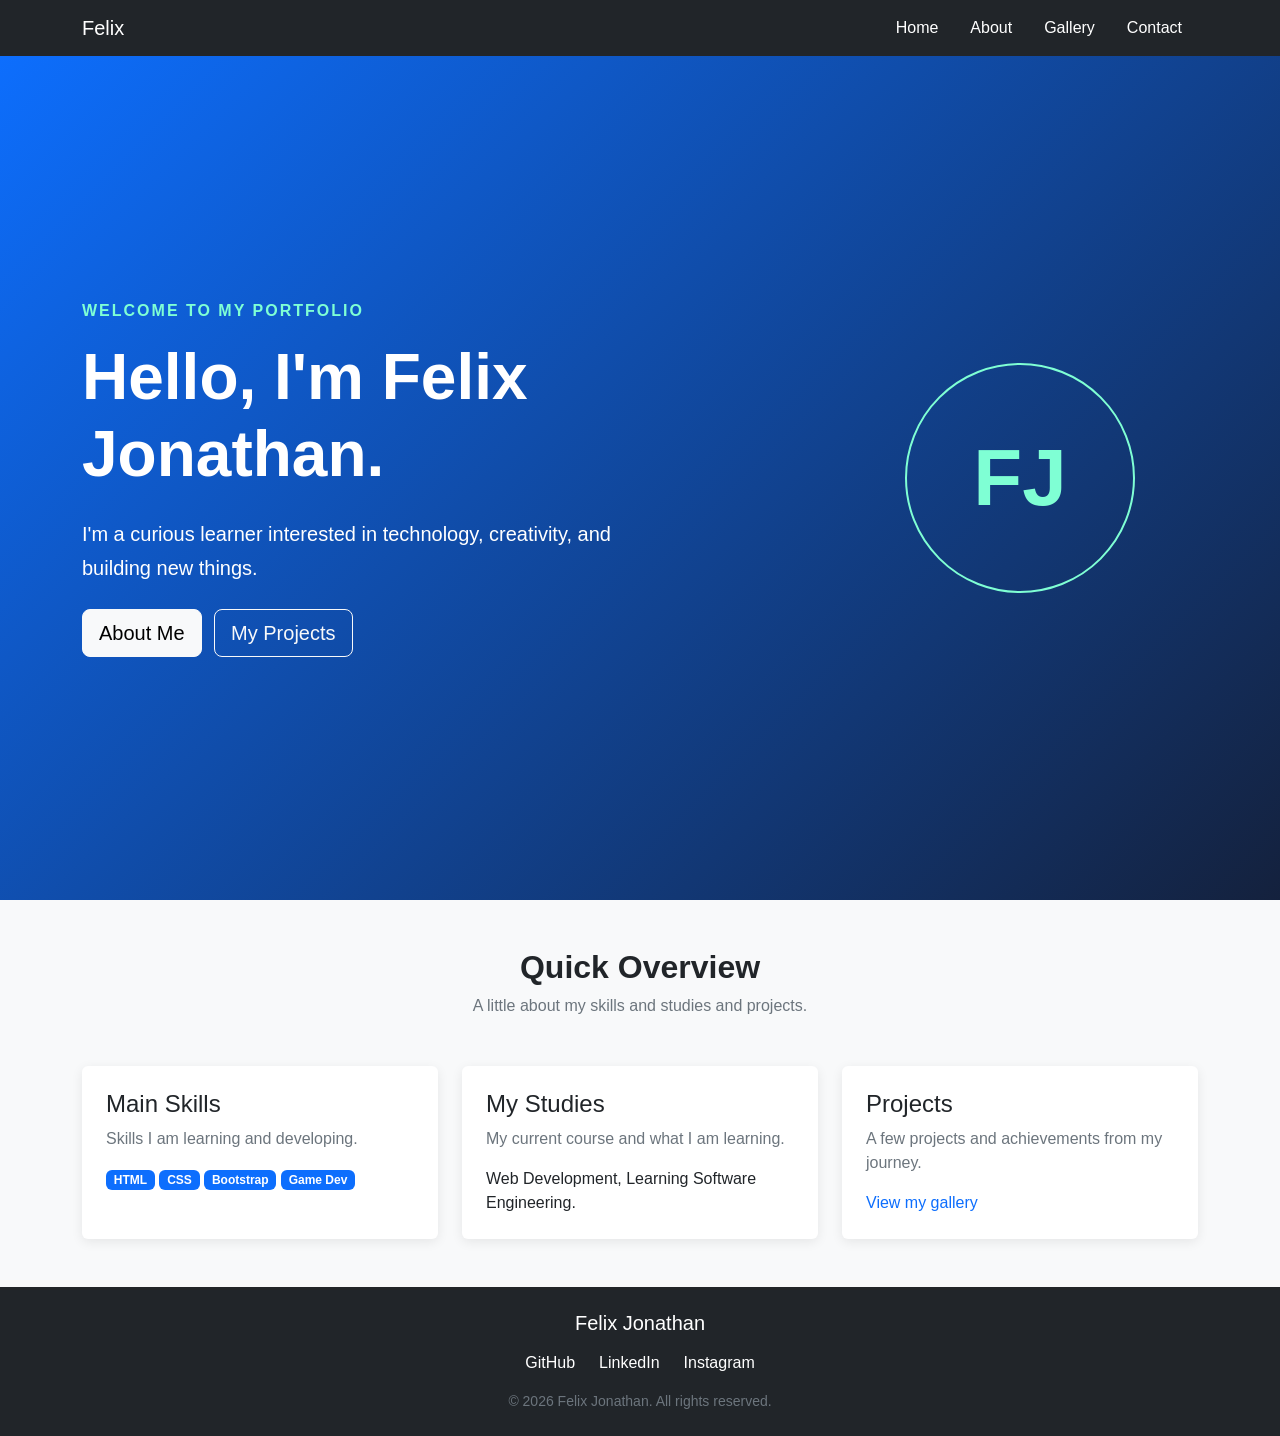
<file: index.html>
<!doctype html>
<html lang="en">
  <head>
    <meta charset="UTF-8" />
    <meta name="viewport" content="width=device-width, initial-scale=1.0" />
    <title>Home</title>

    <link
      href="https://cdn.jsdelivr.net/npm/bootstrap@5.3.8/dist/css/bootstrap.min.css"
      rel="stylesheet"
      integrity="sha384-sRIl4kxILFvY47J16cr9ZwB07vP4J8+LH7qKQnuqkuIAvNWLzeN8tE5YBujZqJLB"
      crossorigin="anonymous"
    />
    <link rel="stylesheet" href="style.css" />
  </head>
  <body>
    <nav class="navbar navbar-dark bg-dark sticky-top">
      <div class="container">
        <a class="navbar-brand" href="index.html">Felix</a>

        <ul class="nav">
          <li class="nav-item">
            <a class="nav-link text-white" href="index.html">Home</a>
          </li>
          <li class="nav-item">
            <a class="nav-link text-white" href="about.html">About</a>
          </li>
          <li class="nav-item">
            <a class="nav-link text-white" href="gallery.html">Gallery</a>
          </li>
          <li class="nav-item">
            <a class="nav-link text-white" href="contact.html">Contact</a>
          </li>
        </ul>
      </div>
    </nav>

    <header class="hero d-flex align-items-center">
      <div class="container">
        <div class="row align-items-center">
          <div class="col-md-8">
            <p class="text-uppercase fw-bold hero-label">
              Welcome to my portfolio
            </p>

            <h1 class="display-3 fw-bold mb-4">Hello, I'm Felix Jonathan.</h1>

            <p class="lead mb-4">
              I'm a curious learner interested in technology, creativity, and
              building new things.
            </p>

            <a href="about.html" class="btn btn-light btn-lg me-2">
              About Me
            </a>
            <a href="gallery.html" class="btn btn-outline-light btn-lg">
              My Projects
            </a>
          </div>

          <div class="col-md-4 text-center mt-5 mt-md-0">
            <div class="hero-circle mx-auto">
              <span>FJ</span>
            </div>
          </div>
        </div>
      </div>
    </header>

    <section class="overview py-5">
      <div class="container">
        <div class="text-center mb-5">
          <h2 class="fw-bold">Quick Overview</h2>
          <p class="text-secondary">
            A little about my skills and studies and projects.
          </p>
        </div>

        <div class="row g-4">
          <div class="col-md-4">
            <div class="card h-100">
              <div class="card-body p-4">
                <h3 class="h4">Main Skills</h3>
                <p class="text-secondary">
                  Skills I am learning and developing.
                </p>
                <span class="badge bg-primary">HTML</span>
                <span class="badge bg-primary">CSS</span>
                <span class="badge bg-primary">Bootstrap</span>
                <span class="badge bg-primary">Game Dev</span>
              </div>
            </div>
          </div>

          <div class="col-md-4">
            <div class="card h-100">
              <div class="card-body p-4">
                <h3 class="h4">My Studies</h3>
                <p class="text-secondary">
                  My current course and what I am learning.
                </p>
                <p class="mb-0">
                  Web Development, Learning Software Engineering.
                </p>
              </div>
            </div>
          </div>

          <div class="col-md-4">
            <div class="card h-100">
              <div class="card-body p-4">
                <h3 class="h4">Projects</h3>
                <p class="text-secondary">
                  A few projects and achievements from my journey.
                </p>
                <a href="gallery.html" class="text-decoration-none">
                  View my gallery
                </a>
              </div>
            </div>
          </div>
        </div>
      </div>
    </section>

    <footer class="bg-dark text-white py-4">
      <div class="container text-center">
        <h2 class="h5">Felix Jonathan</h2>

        <div class="d-flex justify-content-center gap-4 my-3">
          <a class="social-link" href="https://github.com/Felitix/">GitHub</a>
          <a class="social-link" href="https://www.linkedin.com/">LinkedIn</a>
          <a class="social-link" href="https://www.instagram.com/">Instagram</a>
        </div>

        <p class="small text-secondary mb-0">
          &copy; 2026 Felix Jonathan. All rights reserved.
        </p>
      </div>
    </footer>

    <script
      src="https://cdn.jsdelivr.net/npm/bootstrap@5.3.8/dist/js/bootstrap.bundle.min.js"
      integrity="sha384-FKyoEForCGlyvwx9Hj09JcYn3nv7wiPVlz7YYwJrWVcXK/BmnVDxM+D2scQbITxI"
      crossorigin="anonymous"
    ></script>
  </body>
</html>
</file>
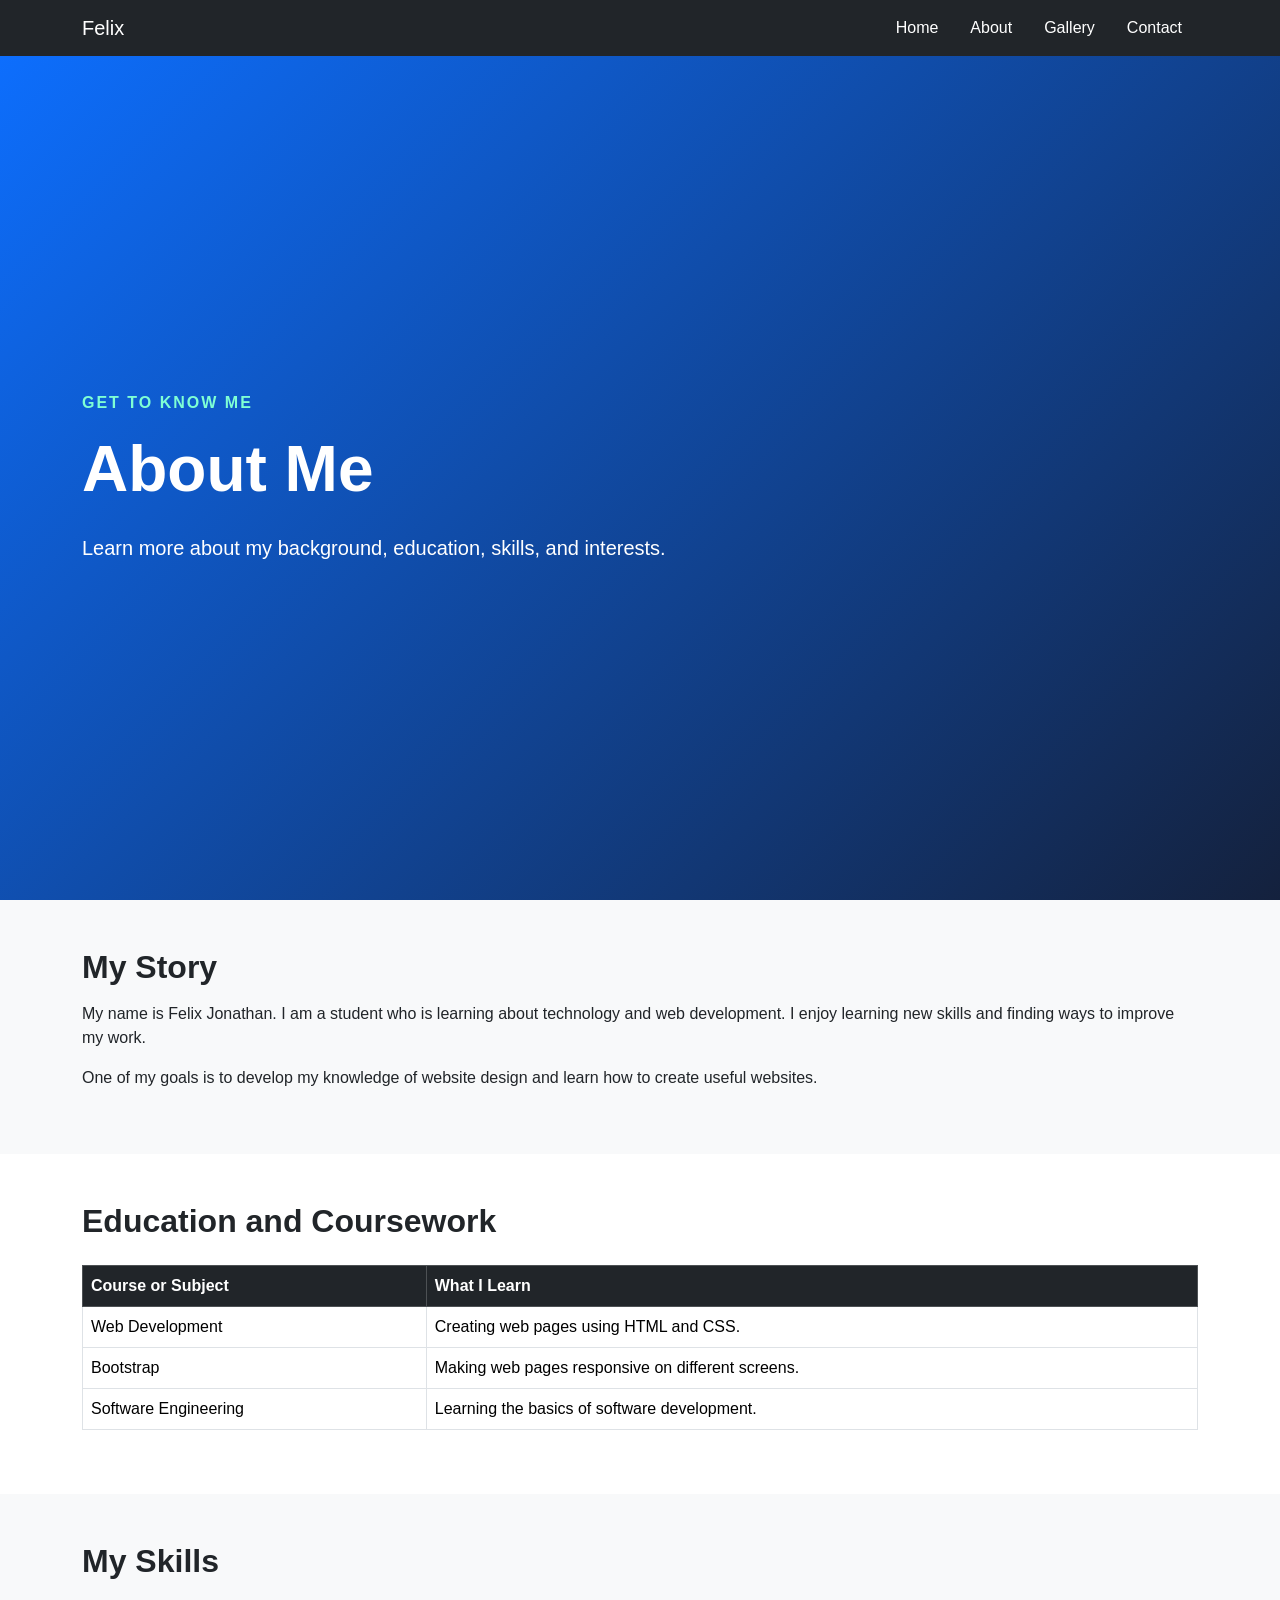
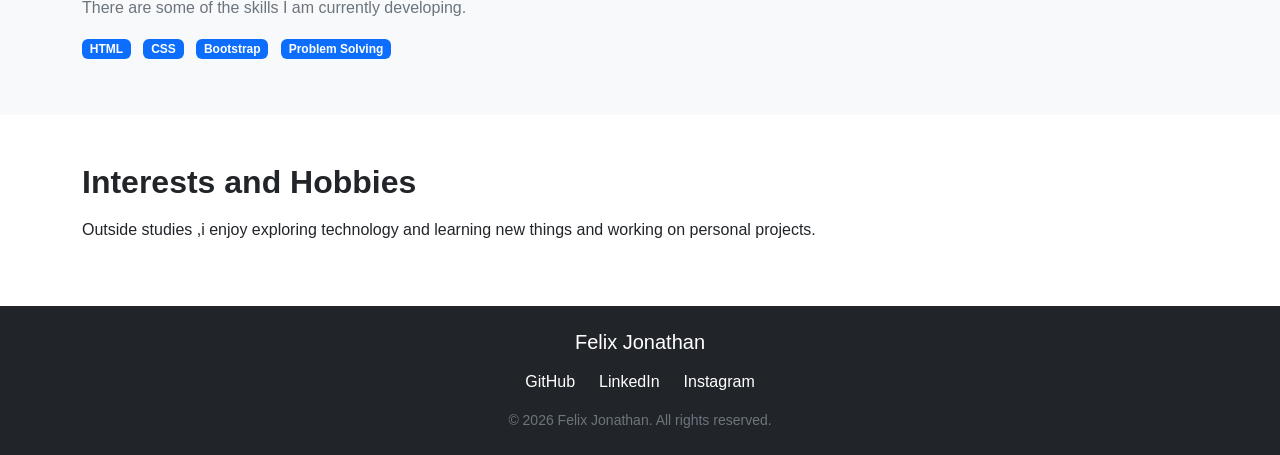
<file: about.html>
<!doctype html>
<html lang="en">
  <head>
    <meta charset="UTF-8" />
    <meta name="viewport" content="width=device-width, initial-scale=1.0" />
    <title>About Me</title>

    <link
      href="https://cdn.jsdelivr.net/npm/bootstrap@5.3.8/dist/css/bootstrap.min.css"
      rel="stylesheet"
      integrity="sha384-sRIl4kxILFvY47J16cr9ZwB07vP4J8+LH7qKQnuqkuIAvNWLzeN8tE5YBujZqJLB"
      crossorigin="anonymous"
    />
    <link rel="stylesheet" href="style.css" />
  </head>

  <body>
    <nav class="navbar navbar-dark bg-dark sticky-top">
      <div class="container">
        <a class="navbar-brand" href="index.html">Felix</a>

        <ul class="nav">
          <li class="nav-item">
            <a class="nav-link text-white" href="index.html">Home</a>
          </li>
          <li class="nav-item">
            <a class="nav-link text-white" href="about.html">About</a>
          </li>
          <li class="nav-item">
            <a class="nav-link text-white" href="gallery.html">Gallery</a>
          </li>
          <li class="nav-item">
            <a class="nav-link text-white" href="contact.html">Contact</a>
          </li>
        </ul>
      </div>
    </nav>

    <header class="hero d-flex align-items-center">
      <div class="container">
        <p class="text-uppercase fw-bold hero-label">Get to know me</p>
        <h1 class="display-3 fw-bold mb-4">About Me</h1>
        <p class="lead mb-0">
          Learn more about my background, education, skills, and interests.
        </p>
      </div>
    </header>

    <section class="overview py-5">
      <div class="container">
        <h2 class="fw-bold mb-3">My Story</h2>

        <p>
          My name is Felix Jonathan. I am a student who is learning about
          technology and web development. I enjoy learning new skills and
          finding ways to improve my work.
        </p>
        <p>
          One of my goals is to develop my knowledge of website design and learn
          how to create useful websites.
        </p>
      </div>
    </section>

    <section class="py-5">
      <div class="container">
        <h2 class="fw-bold mb-4">Education and Coursework</h2>

        <div class="table-responsive">
          <table class="table table-bordered">
            <thead class="table-dark">
              <tr>
                <th scope="col">Course or Subject</th>
                <th scope="col">What I Learn</th>
              </tr>
            </thead>
            <tbody>
              <tr>
                <td>Web Development</td>
                <td>Creating web pages using HTML and CSS.</td>
              </tr>
              <tr>
                <td>Bootstrap</td>
                <td>Making web pages responsive on different screens.</td>
              </tr>
              <tr>
                <td>Software Engineering</td>
                <td>Learning the basics of software development.</td>
              </tr>
            </tbody>
          </table>
        </div>
      </div>
    </section>

    <section class="overview py-5">
      <div class="container">
        <h2 class="fw-bold mb-3">My Skills</h2>
        <p class="text-secondary">
          There are some of the skills I am currently developing.
        </p>

        <span class="badge bg-primary me-2 mb-2">HTML</span>
        <span class="badge bg-primary me-2 mb-2">CSS</span>
        <span class="badge bg-primary me-2 mb-2">Bootstrap</span>
        <span class="badge bg-primary me-2 mb-2">Problem Solving</span>
      </div>
    </section>

    <section class="py-5">
      <div class="container">
        <h2 class="fw-bold mb-3">Interests and Hobbies</h2>

        <p>
          Outside studies ,i enjoy exploring technology and learning new things
          and working on personal projects.
        </p>
      </div>
    </section>

    <footer class="bg-dark text-white py-4">
      <div class="container text-center">
        <h2 class="h5">Felix Jonathan</h2>

        <div class="d-flex justify-content-center gap-4 my-3">
          <a class="social-link" href="https://github.com/Felitix/">GitHub</a>
          <a class="social-link" href="https://www.linkedin.com/">LinkedIn</a>
          <a class="social-link" href="https://www.instagram.com/">Instagram</a>
        </div>

        <p class="small text-secondary mb-0">
          &copy; 2026 Felix Jonathan. All rights reserved.
        </p>
      </div>
    </footer>

    <script
      src="https://cdn.jsdelivr.net/npm/bootstrap@5.3.8/dist/js/bootstrap.bundle.min.js"
      integrity="sha384-FKyoEForCGlyvwx9Hj09JcYn3nv7wiPVlz7YYwJrWVcXK/BmnVDxM+D2scQbITxI"
      crossorigin="anonymous"
    ></script>
  </body>
</html>
</file>
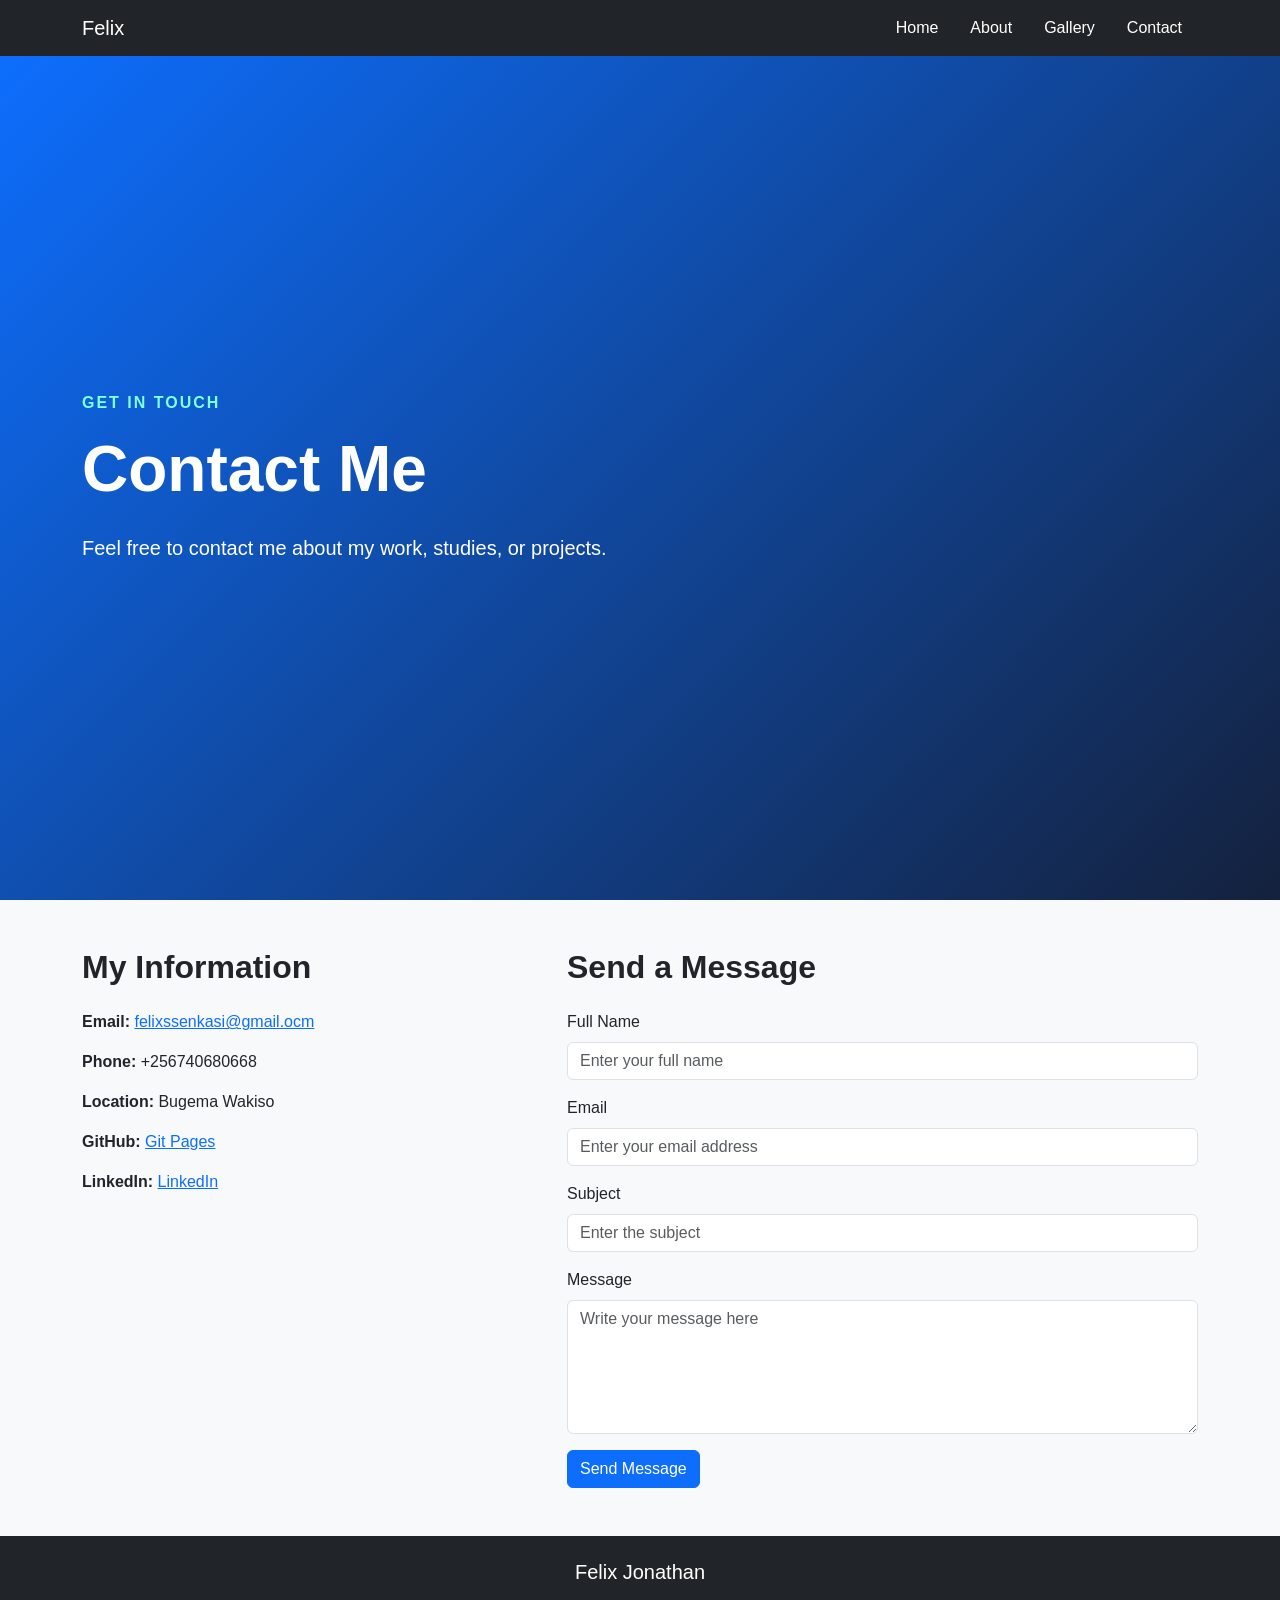
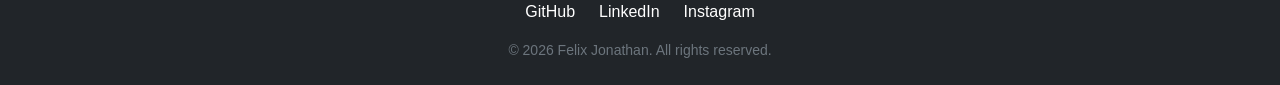
<file: contact.html>
<!doctype html>
<html lang="en">
  <head>
    <meta charset="UTF-8" />
    <meta name="viewport" content="width=device-width, initial-scale=1.0" />
    <title>Contact Me</title>

    <link
      href="https://cdn.jsdelivr.net/npm/bootstrap@5.3.8/dist/css/bootstrap.min.css"
      rel="stylesheet"
      integrity="sha384-sRIl4kxILFvY47J16cr9ZwB07vP4J8+LH7qKQnuqkuIAvNWLzeN8tE5YBujZqJLB"
      crossorigin="anonymous"
    />
    <link rel="stylesheet" href="style.css" />
  </head>

  <body>
    <nav class="navbar navbar-dark bg-dark sticky-top">
      <div class="container">
        <a class="navbar-brand" href="index.html">Felix</a>

        <ul class="nav">
          <li class="nav-item">
            <a class="nav-link text-white" href="index.html">Home</a>
          </li>
          <li class="nav-item">
            <a class="nav-link text-white" href="about.html">About</a>
          </li>
          <li class="nav-item">
            <a class="nav-link text-white" href="gallery.html">Gallery</a>
          </li>
          <li class="nav-item">
            <a class="nav-link text-white" href="contact.html">Contact</a>
          </li>
        </ul>
      </div>
    </nav>

    <header class="hero d-flex align-items-center">
      <div class="container">
        <p class="text-uppercase fw-bold hero-label">Get in touch</p>
        <h1 class="display-3 fw-bold mb-4">Contact Me</h1>
        <p class="lead mb-0">
          Feel free to contact me about my work, studies, or projects.
        </p>
      </div>
    </header>

    <section class="overview py-5">
      <div class="container">
        <div class="row g-5">
          <div class="col-md-5">
            <h2 class="fw-bold mb-4">My Information</h2>

            <p>
              <strong>Email:</strong>
              <a href="mailto:felixssenkasi@gmail.com">
                felixssenkasi@gmail.ocm
              </a>
            </p>

            <p>
              <strong>Phone:</strong>
              +256740680668
            </p>

            <p>
              <strong>Location:</strong>
              Bugema Wakiso
            </p>

            <p>
              <strong>GitHub:</strong>
              <a href="https://github.com/Felitix/" target="_blank">
                Git Pages
              </a>
            </p>

            <p>
              <strong>LinkedIn:</strong>
              <a href="https://www.linkedin.com/" target="_blank"> LinkedIn </a>
            </p>
          </div>

          <div class="col-md-7">
            <h2 class="fw-bold mb-4">Send a Message</h2>

            <form>
              <div class="mb-3">
                <label for="fullName" class="form-label">Full Name</label>
                <input
                  type="text"
                  class="form-control"
                  id="fullName"
                  name="fullName"
                  placeholder="Enter your full name"
                  required
                />
              </div>

              <div class="mb-3">
                <label for="email" class="form-label">Email</label>
                <input
                  type="email"
                  class="form-control"
                  id="email"
                  name="email"
                  placeholder="Enter your email address"
                  required
                />
              </div>

              <div class="mb-3">
                <label for="subject" class="form-label">Subject</label>
                <input
                  type="text"
                  class="form-control"
                  id="subject"
                  name="subject"
                  placeholder="Enter the subject"
                  required
                />
              </div>

              <div class="mb-3">
                <label for="message" class="form-label">Message</label>
                <textarea
                  class="form-control"
                  id="message"
                  name="message"
                  rows="5"
                  placeholder="Write your message here"
                  required
                ></textarea>
              </div>

              <button type="submit" class="btn btn-primary">
                Send Message
              </button>
            </form>
          </div>
        </div>
      </div>
    </section>

    <footer class="bg-dark text-white py-4">
      <div class="container text-center">
        <h2 class="h5">Felix Jonathan</h2>

        <div class="d-flex justify-content-center gap-4 my-3">
          <a class="social-link" href="https://github.com/Felitix/">GitHub</a>
          <a class="social-link" href="https://www.linkedin.com/">LinkedIn</a>
          <a class="social-link" href="https://www.instagram.com/">Instagram</a>
        </div>

        <p class="small text-secondary mb-0">
          &copy; 2026 Felix Jonathan. All rights reserved.
        </p>
      </div>
    </footer>

    <script
      src="https://cdn.jsdelivr.net/npm/bootstrap@5.3.8/dist/js/bootstrap.bundle.min.js"
      integrity="sha384-FKyoEForCGlyvwx9Hj09JcYn3nv7wiPVlz7YYwJrWVcXK/BmnVDxM+D2scQbITxI"
      crossorigin="anonymous"
    ></script>
  </body>
</html>
</file>
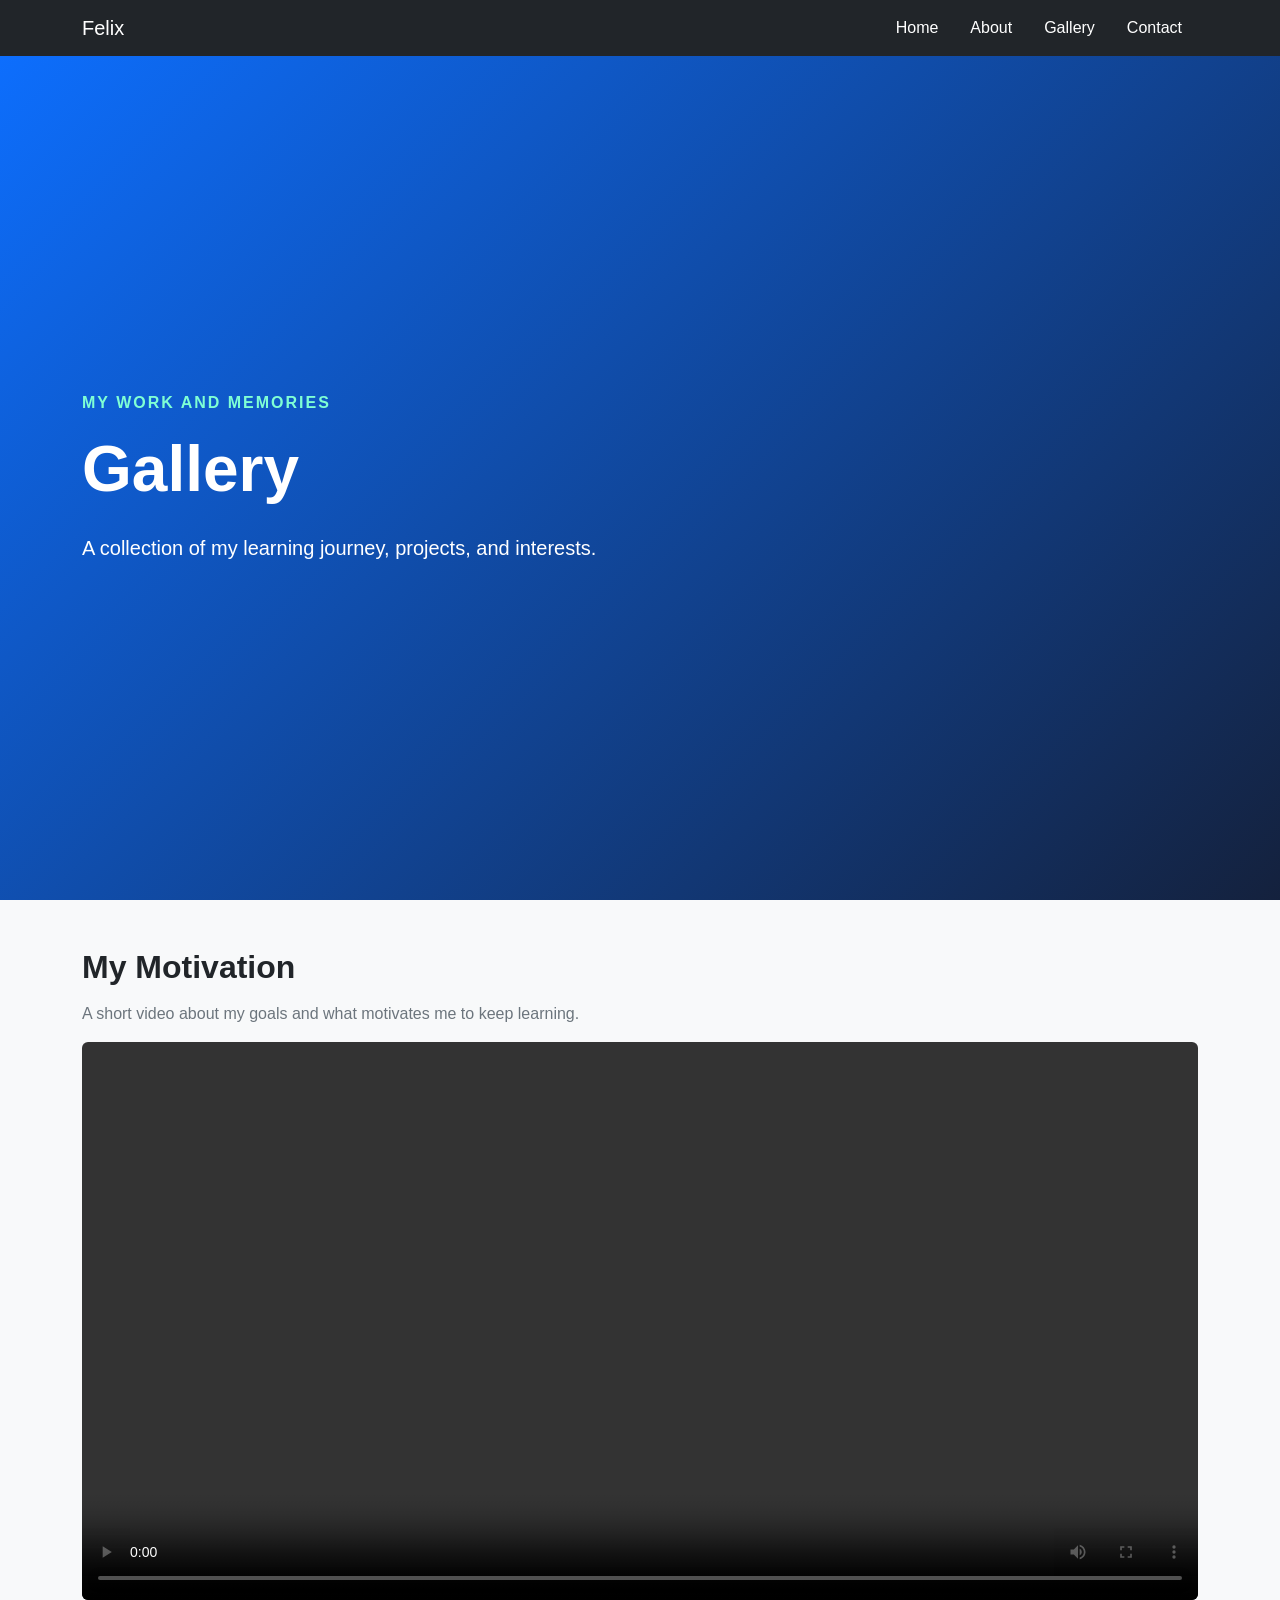
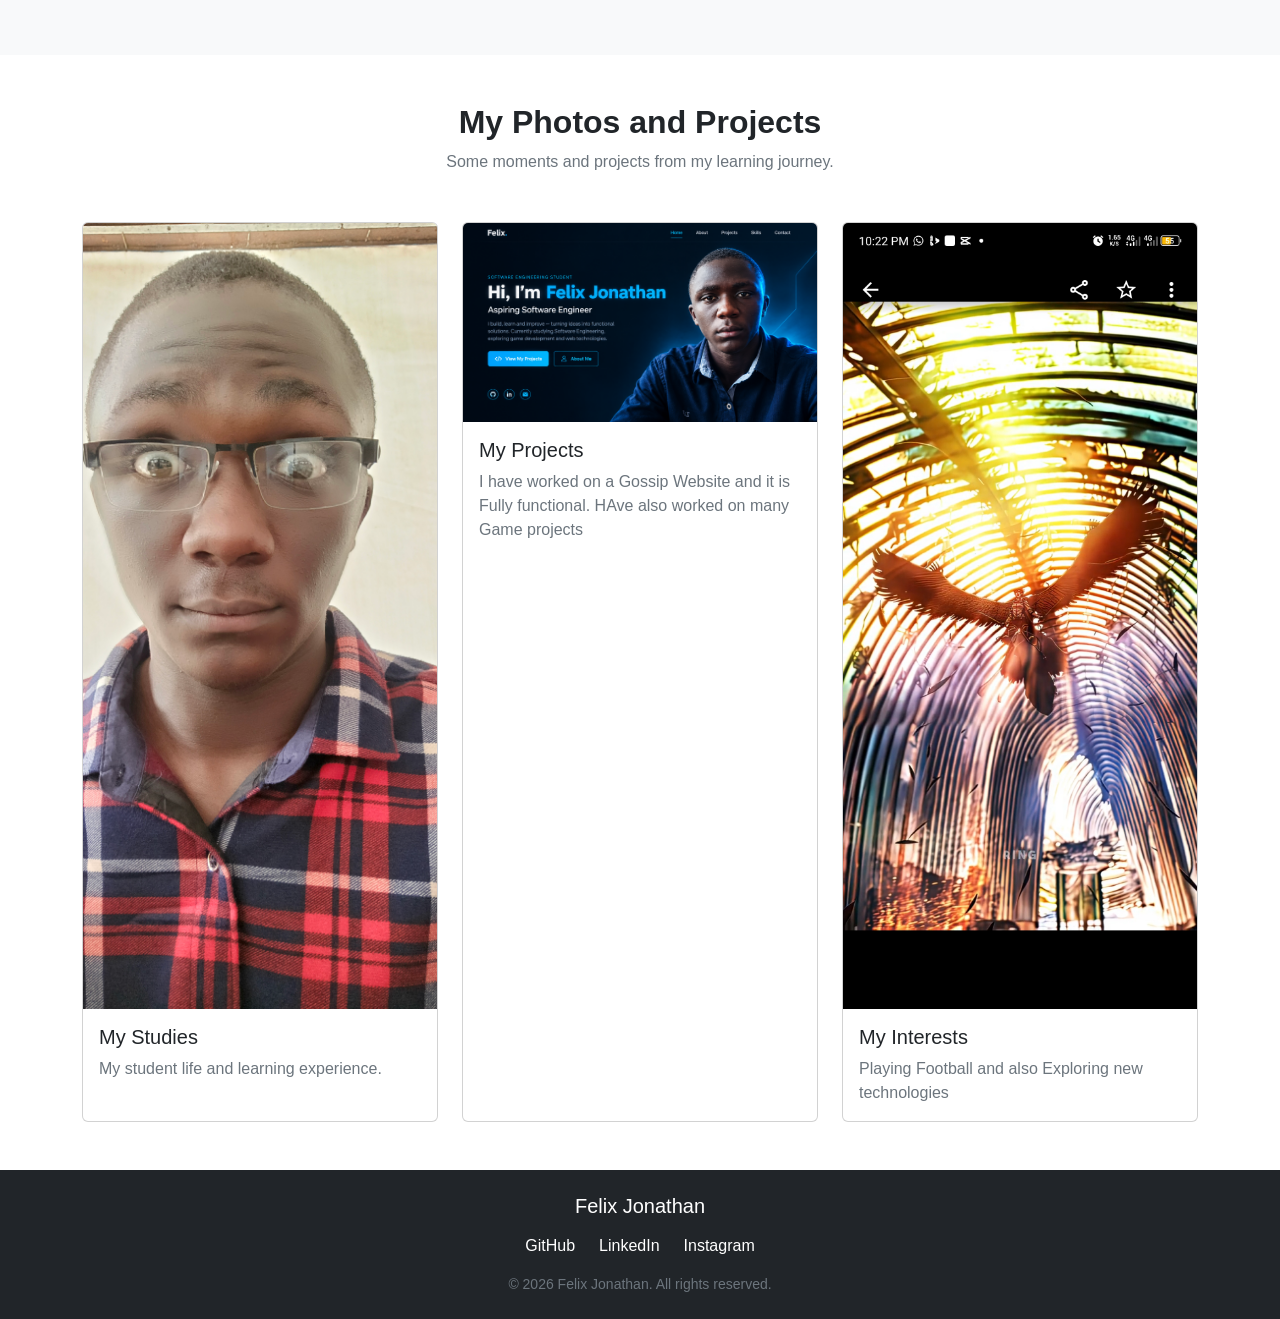
<file: gallery.html>
<!doctype html>
<html lang="en">
  <head>
    <meta charset="UTF-8" />
    <meta name="viewport" content="width=device-width, initial-scale=1.0" />
    <title>Gallery</title>

    <link
      href="https://cdn.jsdelivr.net/npm/bootstrap@5.3.8/dist/css/bootstrap.min.css"
      rel="stylesheet"
      integrity="sha384-sRIl4kxILFvY47J16cr9ZwB07vP4J8+LH7qKQnuqkuIAvNWLzeN8tE5YBujZqJLB"
      crossorigin="anonymous"
    />
    <link rel="stylesheet" href="style.css" />
  </head>

  <body>
    <nav class="navbar navbar-dark bg-dark sticky-top">
      <div class="container">
        <a class="navbar-brand" href="index.html">Felix</a>

        <ul class="nav">
          <li class="nav-item">
            <a class="nav-link text-white" href="index.html">Home</a>
          </li>
          <li class="nav-item">
            <a class="nav-link text-white" href="about.html">About</a>
          </li>
          <li class="nav-item">
            <a class="nav-link text-white" href="gallery.html">Gallery</a>
          </li>
          <li class="nav-item">
            <a class="nav-link text-white" href="contact.html">Contact</a>
          </li>
        </ul>
      </div>
    </nav>

    <header class="hero d-flex align-items-center">
      <div class="container">
        <p class="text-uppercase fw-bold hero-label">My work and memories</p>
        <h1 class="display-3 fw-bold mb-4">Gallery</h1>
        <p class="lead mb-0">
          A collection of my learning journey, projects, and interests.
        </p>
      </div>
    </header>

    <section class="overview py-5">
      <div class="container">
        <h2 class="fw-bold mb-3">My Motivation</h2>
        <p class="text-secondary">
          A short video about my goals and what motivates me to keep learning.
        </p>

        <video class="w-100 rounded" controls>
          <source src="motivation.mp4" type="video/mp4" />
        </video>
      </div>
    </section>

    <section class="py-5">
      <div class="container">
        <div class="text-center mb-5">
          <h2 class="fw-bold">My Photos and Projects</h2>
          <p class="text-secondary">
            Some moments and projects from my learning journey.
          </p>
        </div>

        <div class="row g-4">
          <div class="col-md-4">
            <div class="card h-100">
              <img
                src="Img.jpg"
                class="card-img-top"
                alt="A photo related to my studies"
              />
              <div class="card-body">
                <h3 class="h5">My Studies</h3>
                <p class="text-secondary mb-0">
                  My student life and learning experience.
                </p>
              </div>
            </div>
          </div>

          <div class="col-md-4">
            <div class="card h-100">
              <img
                src="potfolioProject.png"
                class="card-img-top"
                alt="A project I have worked on"
              />
              <div class="card-body">
                <h3 class="h5">My Projects</h3>
                <p class="text-secondary mb-0">
                  I have worked on a Gossip Website and it is Fully functional.
                  HAve also worked on many Game projects
                </p>
              </div>
            </div>
          </div>

          <div class="col-md-4">
            <div class="card h-100">
              <img
                src="hobby.jpg"
                class="card-img-top"
                alt="An interest or hobby of mine"
              />
              <div class="card-body">
                <h3 class="h5">My Interests</h3>
                <p class="text-secondary mb-0">
                  Playing Football and also Exploring new technologies
                </p>
              </div>
            </div>
          </div>
        </div>
      </div>
    </section>

    <footer class="bg-dark text-white py-4">
      <div class="container text-center">
        <h2 class="h5">Felix Jonathan</h2>

        <div class="d-flex justify-content-center gap-4 my-3">
          <a class="social-link" href="https://github.com/Felitix/">GitHub</a>
          <a class="social-link" href="https://www.linkedin.com/">LinkedIn</a>
          <a class="social-link" href="https://www.instagram.com/">Instagram</a>
        </div>

        <p class="small text-secondary mb-0">
          &copy; 2026 Felix Jonathan. All rights reserved.
        </p>
      </div>
    </footer>

    <script
      src="https://cdn.jsdelivr.net/npm/bootstrap@5.3.8/dist/js/bootstrap.bundle.min.js"
      integrity="sha384-FKyoEForCGlyvwx9Hj09JcYn3nv7wiPVlz7YYwJrWVcXK/BmnVDxM+D2scQbITxI"
      crossorigin="anonymous"
    ></script>
  </body>
</html>
</file>
<file: style.css>
* {
  margin: 0;
  padding: 0;
  box-sizing: border-box;
}

body {
  min-height: 100vh;
  font-family: Arial, sans-serif;
}

.navbar {
  z-index: 1030;
}

.nav-link:hover {
  color: aquamarine !important;
}

.hero {
  min-height: calc(100vh - 56px);
  background: linear-gradient(135deg, rgb(13, 110, 253), rgb(20, 33, 61));
  color: white;
  padding: 40px 0;
}

.hero-label {
  color: aquamarine;
  letter-spacing: 2px;
}

.hero h1 {
  max-width: 750px;
}

.hero p.lead {
  max-width: 600px;
  line-height: 1.7;
}

.hero-circle {
  width: 230px;
  height: 230px;
  border: 2px solid aquamarine;
  border-radius: 50%;
  display: flex;
  align-items: center;
  justify-content: center;
  font-size: 5rem;
  font-weight: bold;
  color: aquamarine;
}

.overview {
  background: rgb(248, 249, 250);
}

.overview .card {
  border: none;
  box-shadow: 0 3px 12px rgba(0, 0, 0, 0.08);
  transition: transform 0.2s;
}

.social-link {
  color: white;
  text-decoration: none;
}

.social-link:hover {
  color: aquamarine;
}

@media (max-width: 576px) {
  .navbar .container {
    flex-direction: column;
  }

  .navbar .nav {
    flex-wrap: wrap;
    justify-content: center;
  }

  .hero h1 {
    font-size: 2.5rem;
  }

  .hero-circle {
    width: 170px;
    height: 170px;
    font-size: 4rem;
  }
}
</file>
